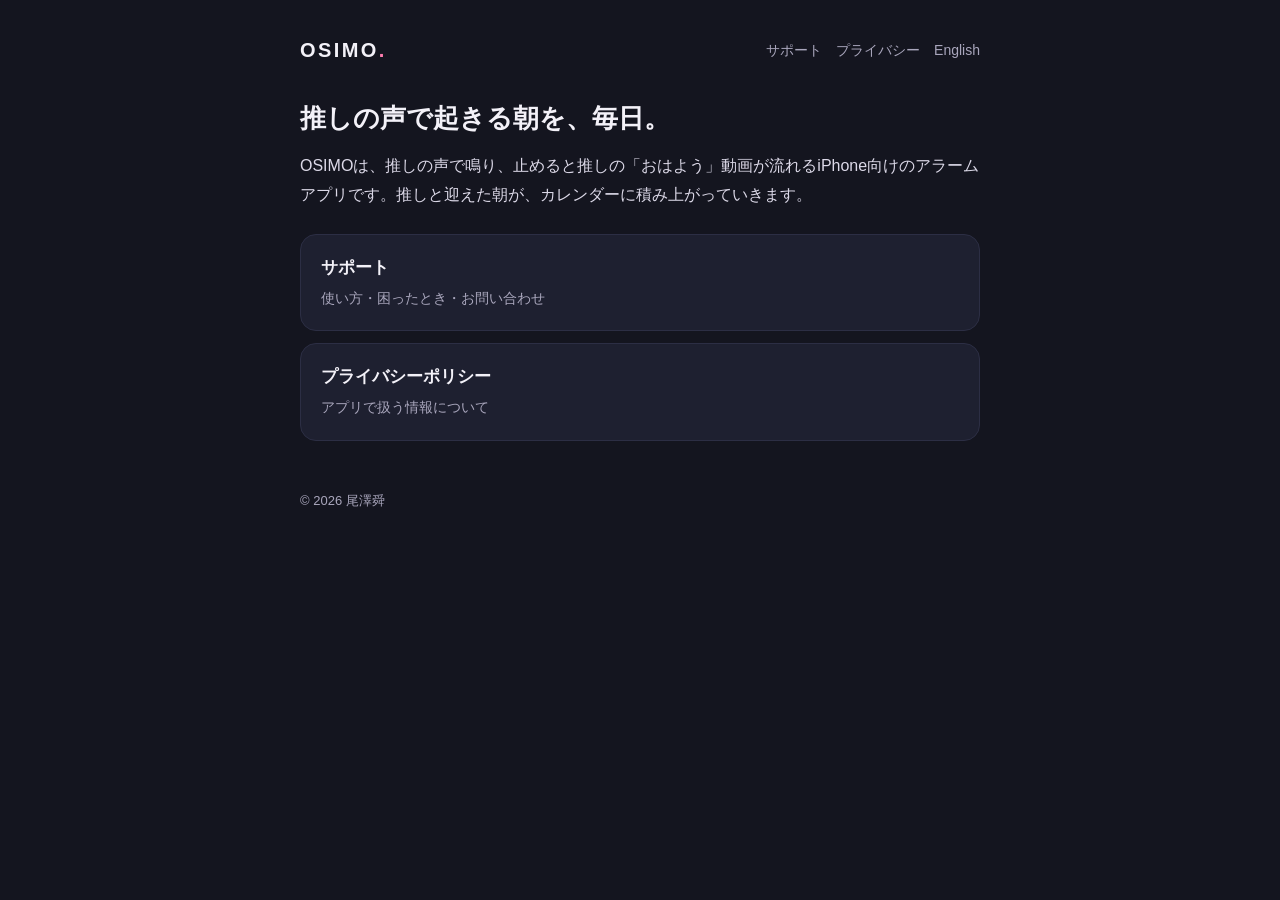
<file: index.html>
<!doctype html>
<html lang="ja">
<head>
<meta charset="utf-8">
<meta name="viewport" content="width=device-width, initial-scale=1">
<title>OSIMO（オシモ）</title>
<link rel="stylesheet" href="assets/style.css">
</head>
<body>
<main>
<header><a class="logo" href="">OSIMO<span>.</span></a><nav><a href="support/">サポート</a><a href="privacy/">プライバシー</a><a href="en/" lang="en">English</a></nav></header>
<h1>推しの声で起きる朝を、毎日。</h1>
<p>OSIMOは、推しの声で鳴り、止めると推しの「おはよう」動画が流れるiPhone向けのアラームアプリです。推しと迎えた朝が、カレンダーに積み上がっていきます。</p>
<div class="cards">
<a class="card" href="support/"><strong>サポート</strong><span>使い方・困ったとき・お問い合わせ</span></a>
<a class="card" href="privacy/"><strong>プライバシーポリシー</strong><span>アプリで扱う情報について</span></a>
</div>
<footer>© 2026 尾澤舜</footer>
</main>
</body>
</html>
</file>
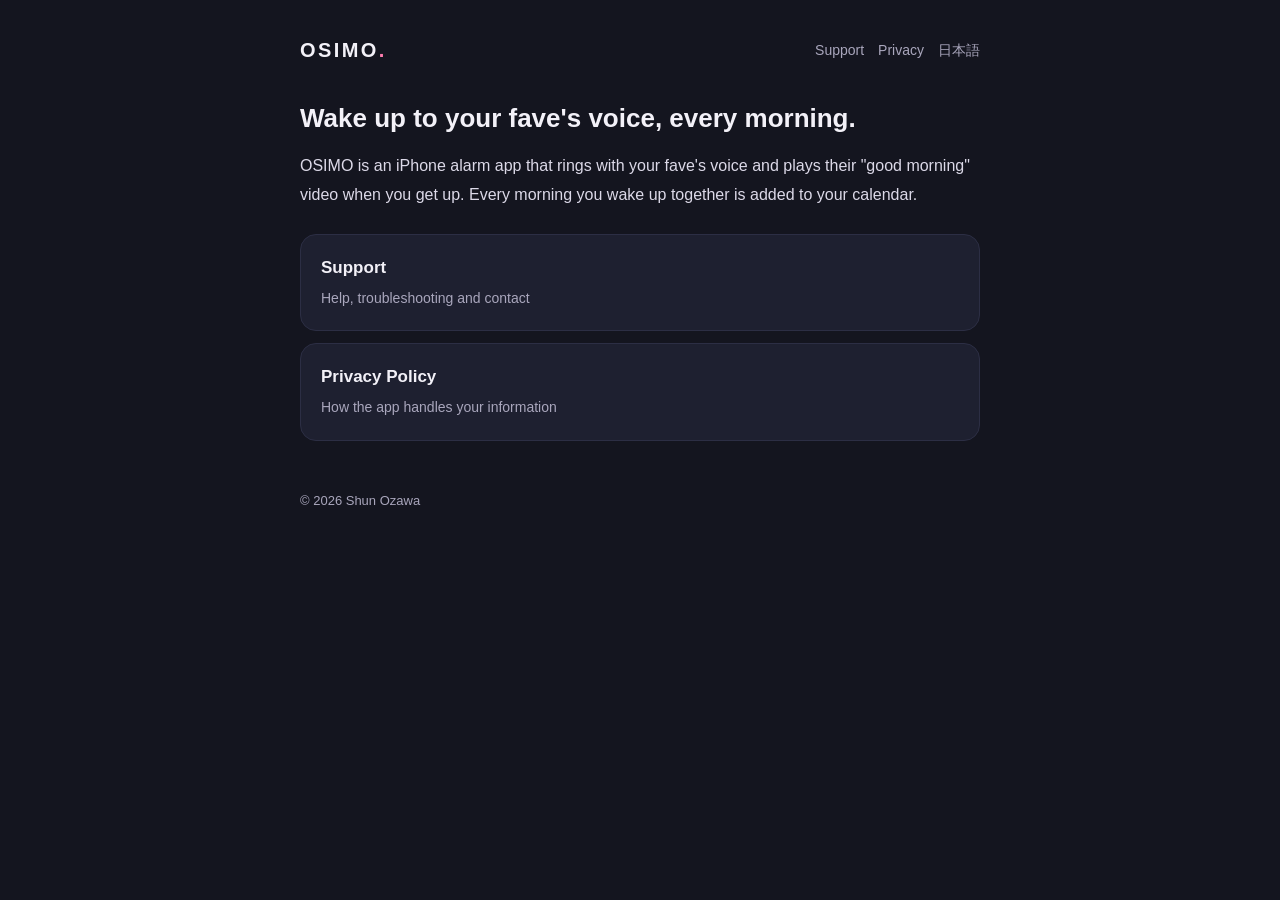
<file: en/index.html>
<!doctype html>
<html lang="en">
<head>
<meta charset="utf-8">
<meta name="viewport" content="width=device-width, initial-scale=1">
<title>OSIMO</title>
<link rel="stylesheet" href="../assets/style.css">
</head>
<body>
<main>
<header><a class="logo" href="../en/">OSIMO<span>.</span></a><nav><a href="../en/support/">Support</a><a href="../en/privacy/">Privacy</a><a href="../" lang="ja">日本語</a></nav></header>
<h1>Wake up to your fave's voice, every morning.</h1>
<p>OSIMO is an iPhone alarm app that rings with your fave's voice and plays their "good morning" video when you get up. Every morning you wake up together is added to your calendar.</p>
<div class="cards">
<a class="card" href="support/"><strong>Support</strong><span>Help, troubleshooting and contact</span></a>
<a class="card" href="privacy/"><strong>Privacy Policy</strong><span>How the app handles your information</span></a>
</div>
<footer>© 2026 Shun Ozawa</footer>
</main>
</body>
</html>
</file>
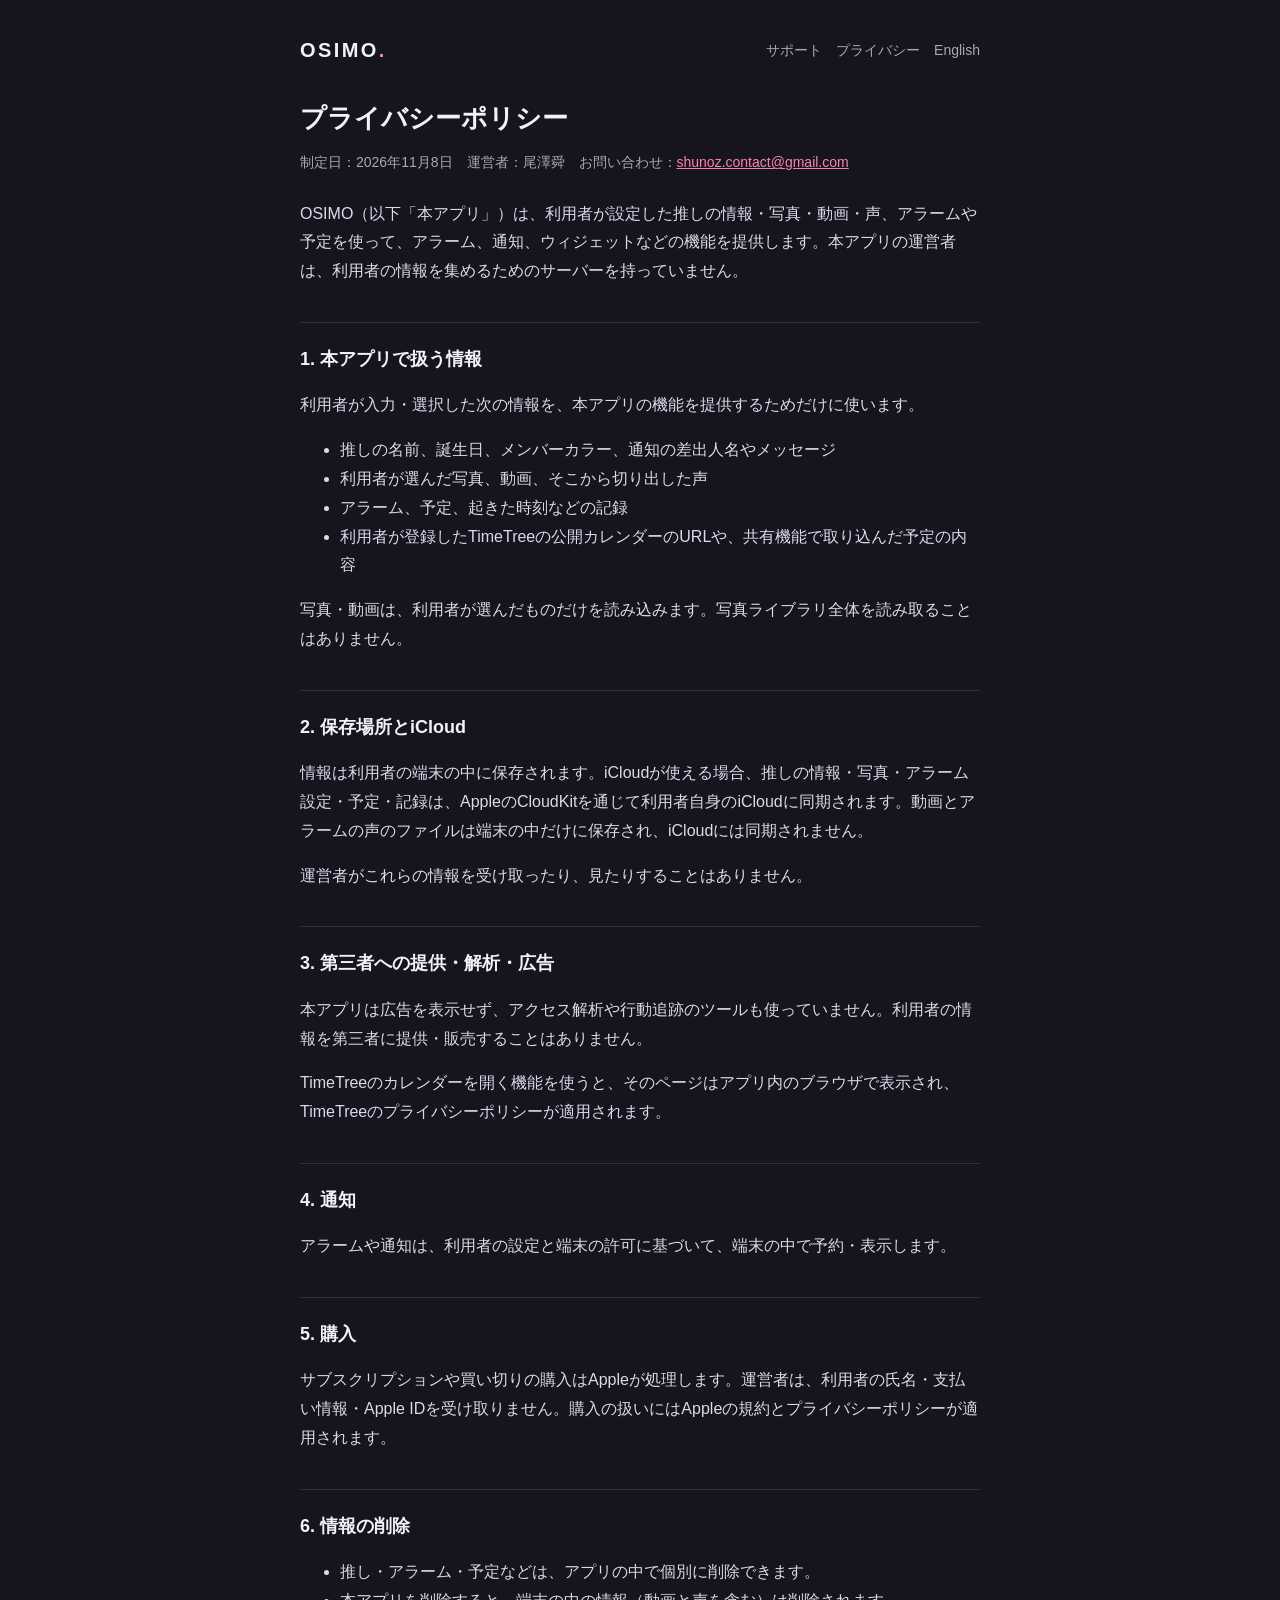
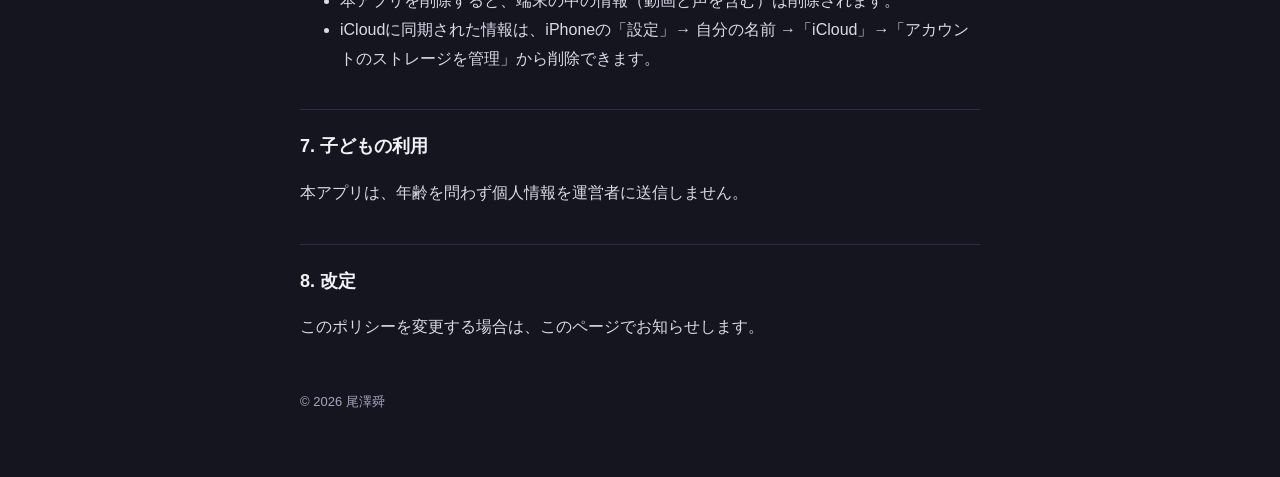
<file: privacy/index.html>
<!doctype html>
<html lang="ja">
<head>
<meta charset="utf-8">
<meta name="viewport" content="width=device-width, initial-scale=1">
<title>プライバシーポリシー｜OSIMO</title>
<link rel="stylesheet" href="../assets/style.css">
</head>
<body>
<main>
<header><a class="logo" href="../">OSIMO<span>.</span></a><nav><a href="../support/">サポート</a><a href="../privacy/">プライバシー</a><a href="../en/privacy/" lang="en">English</a></nav></header>
<h1>プライバシーポリシー</h1>
<p class="meta">制定日：2026年11月8日　運営者：尾澤舜　お問い合わせ：<a href="mailto:shunoz.contact@gmail.com">shunoz.contact@gmail.com</a></p>
<p>OSIMO（以下「本アプリ」）は、利用者が設定した推しの情報・写真・動画・声、アラームや予定を使って、アラーム、通知、ウィジェットなどの機能を提供します。本アプリの運営者は、利用者の情報を集めるためのサーバーを持っていません。</p>

<h2>1. 本アプリで扱う情報</h2>
<p>利用者が入力・選択した次の情報を、本アプリの機能を提供するためだけに使います。</p>
<ul>
<li>推しの名前、誕生日、メンバーカラー、通知の差出人名やメッセージ</li>
<li>利用者が選んだ写真、動画、そこから切り出した声</li>
<li>アラーム、予定、起きた時刻などの記録</li>
<li>利用者が登録したTimeTreeの公開カレンダーのURLや、共有機能で取り込んだ予定の内容</li>
</ul>
<p>写真・動画は、利用者が選んだものだけを読み込みます。写真ライブラリ全体を読み取ることはありません。</p>

<h2>2. 保存場所とiCloud</h2>
<p>情報は利用者の端末の中に保存されます。iCloudが使える場合、推しの情報・写真・アラーム設定・予定・記録は、AppleのCloudKitを通じて利用者自身のiCloudに同期されます。動画とアラームの声のファイルは端末の中だけに保存され、iCloudには同期されません。</p>
<p>運営者がこれらの情報を受け取ったり、見たりすることはありません。</p>

<h2>3. 第三者への提供・解析・広告</h2>
<p>本アプリは広告を表示せず、アクセス解析や行動追跡のツールも使っていません。利用者の情報を第三者に提供・販売することはありません。</p>
<p>TimeTreeのカレンダーを開く機能を使うと、そのページはアプリ内のブラウザで表示され、TimeTreeのプライバシーポリシーが適用されます。</p>

<h2>4. 通知</h2>
<p>アラームや通知は、利用者の設定と端末の許可に基づいて、端末の中で予約・表示します。</p>

<h2>5. 購入</h2>
<p>サブスクリプションや買い切りの購入はAppleが処理します。運営者は、利用者の氏名・支払い情報・Apple IDを受け取りません。購入の扱いにはAppleの規約とプライバシーポリシーが適用されます。</p>

<h2>6. 情報の削除</h2>
<ul>
<li>推し・アラーム・予定などは、アプリの中で個別に削除できます。</li>
<li>本アプリを削除すると、端末の中の情報（動画と声を含む）は削除されます。</li>
<li>iCloudに同期された情報は、iPhoneの「設定」→ 自分の名前 →「iCloud」→「アカウントのストレージを管理」から削除できます。</li>
</ul>

<h2>7. 子どもの利用</h2>
<p>本アプリは、年齢を問わず個人情報を運営者に送信しません。</p>

<h2>8. 改定</h2>
<p>このポリシーを変更する場合は、このページでお知らせします。</p>
<footer>© 2026 尾澤舜</footer>
</main>
</body>
</html>
</file>
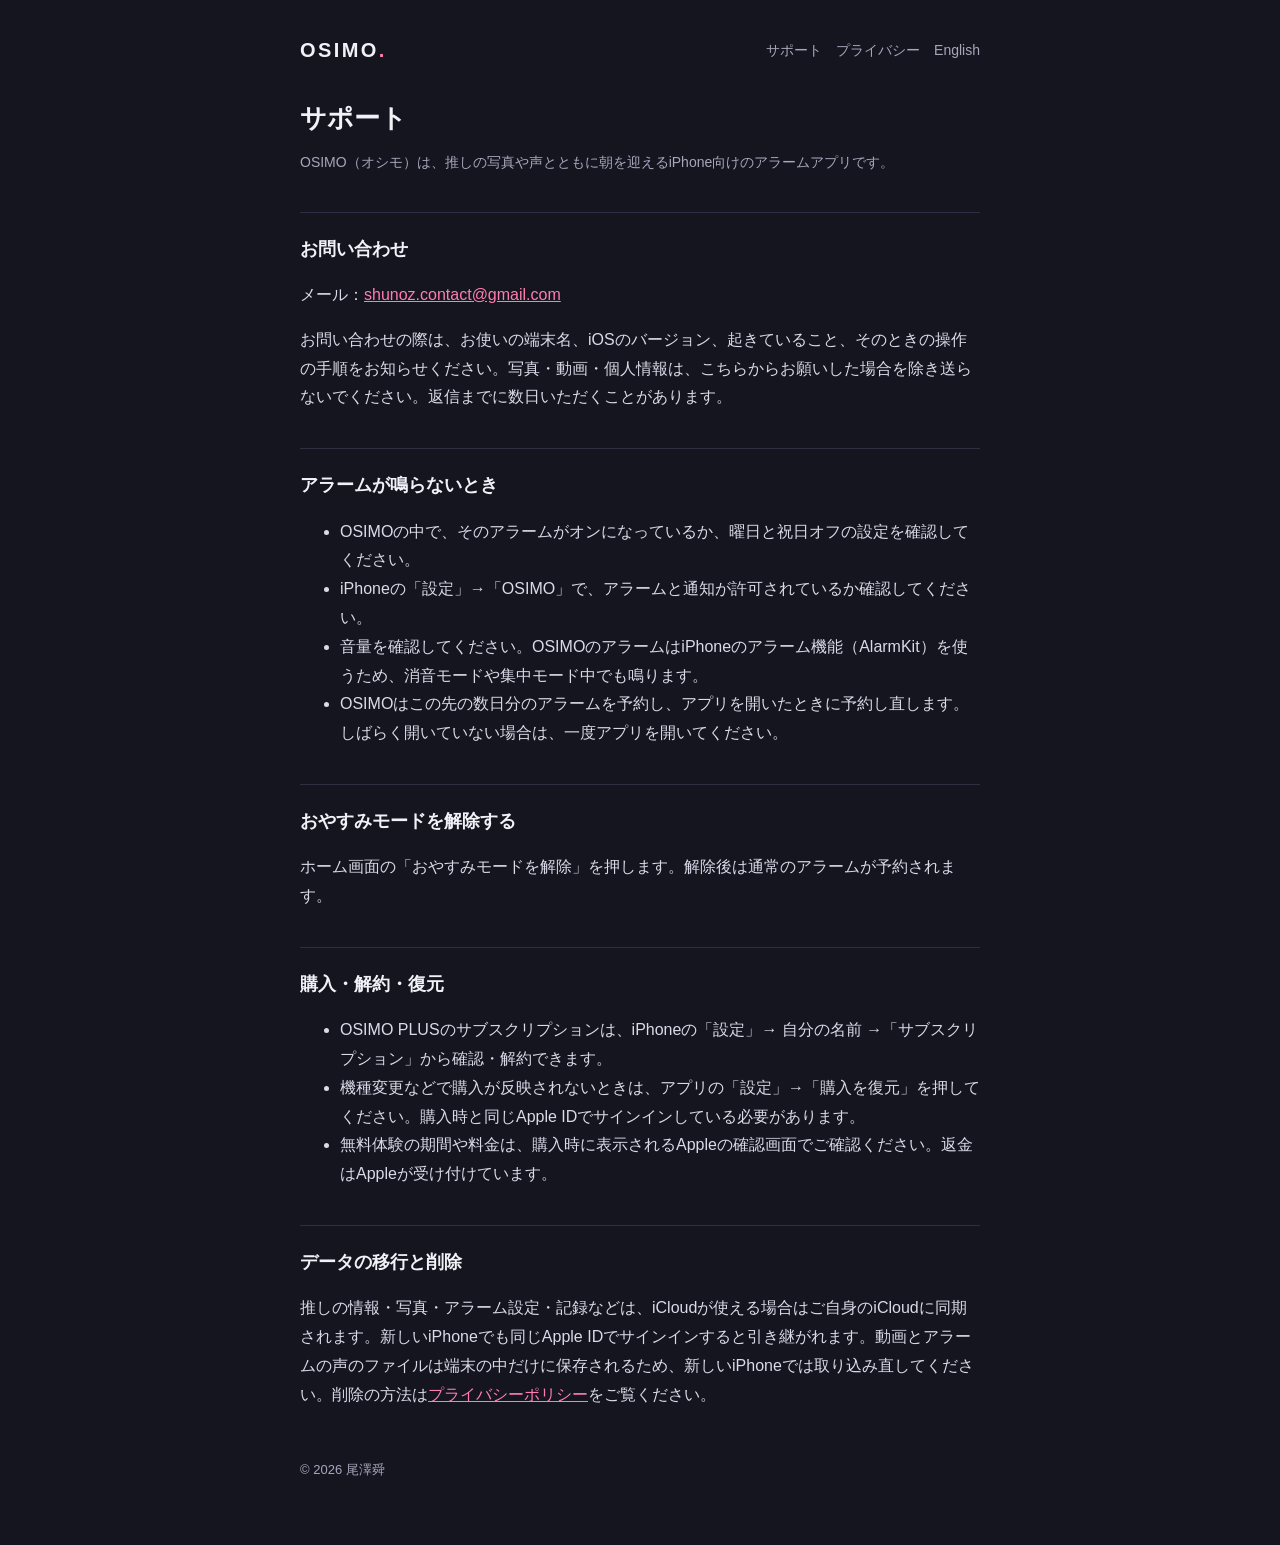
<file: support/index.html>
<!doctype html>
<html lang="ja">
<head>
<meta charset="utf-8">
<meta name="viewport" content="width=device-width, initial-scale=1">
<title>サポート｜OSIMO</title>
<link rel="stylesheet" href="../assets/style.css">
</head>
<body>
<main>
<header><a class="logo" href="../">OSIMO<span>.</span></a><nav><a href="../support/">サポート</a><a href="../privacy/">プライバシー</a><a href="../en/support/" lang="en">English</a></nav></header>
<h1>サポート</h1>
<p class="meta">OSIMO（オシモ）は、推しの写真や声とともに朝を迎えるiPhone向けのアラームアプリです。</p>

<h2>お問い合わせ</h2>
<p>メール：<a href="mailto:shunoz.contact@gmail.com">shunoz.contact@gmail.com</a></p>
<p>お問い合わせの際は、お使いの端末名、iOSのバージョン、起きていること、そのときの操作の手順をお知らせください。写真・動画・個人情報は、こちらからお願いした場合を除き送らないでください。返信までに数日いただくことがあります。</p>

<h2>アラームが鳴らないとき</h2>
<ul>
<li>OSIMOの中で、そのアラームがオンになっているか、曜日と祝日オフの設定を確認してください。</li>
<li>iPhoneの「設定」→「OSIMO」で、アラームと通知が許可されているか確認してください。</li>
<li>音量を確認してください。OSIMOのアラームはiPhoneのアラーム機能（AlarmKit）を使うため、消音モードや集中モード中でも鳴ります。</li>
<li>OSIMOはこの先の数日分のアラームを予約し、アプリを開いたときに予約し直します。しばらく開いていない場合は、一度アプリを開いてください。</li>
</ul>

<h2>おやすみモードを解除する</h2>
<p>ホーム画面の「おやすみモードを解除」を押します。解除後は通常のアラームが予約されます。</p>

<h2>購入・解約・復元</h2>
<ul>
<li>OSIMO PLUSのサブスクリプションは、iPhoneの「設定」→ 自分の名前 →「サブスクリプション」から確認・解約できます。</li>
<li>機種変更などで購入が反映されないときは、アプリの「設定」→「購入を復元」を押してください。購入時と同じApple IDでサインインしている必要があります。</li>
<li>無料体験の期間や料金は、購入時に表示されるAppleの確認画面でご確認ください。返金はAppleが受け付けています。</li>
</ul>

<h2>データの移行と削除</h2>
<p>推しの情報・写真・アラーム設定・記録などは、iCloudが使える場合はご自身のiCloudに同期されます。新しいiPhoneでも同じApple IDでサインインすると引き継がれます。動画とアラームの声のファイルは端末の中だけに保存されるため、新しいiPhoneでは取り込み直してください。削除の方法は<a href="../privacy/">プライバシーポリシー</a>をご覧ください。</p>
<footer>© 2026 尾澤舜</footer>
</main>
</body>
</html>
</file>
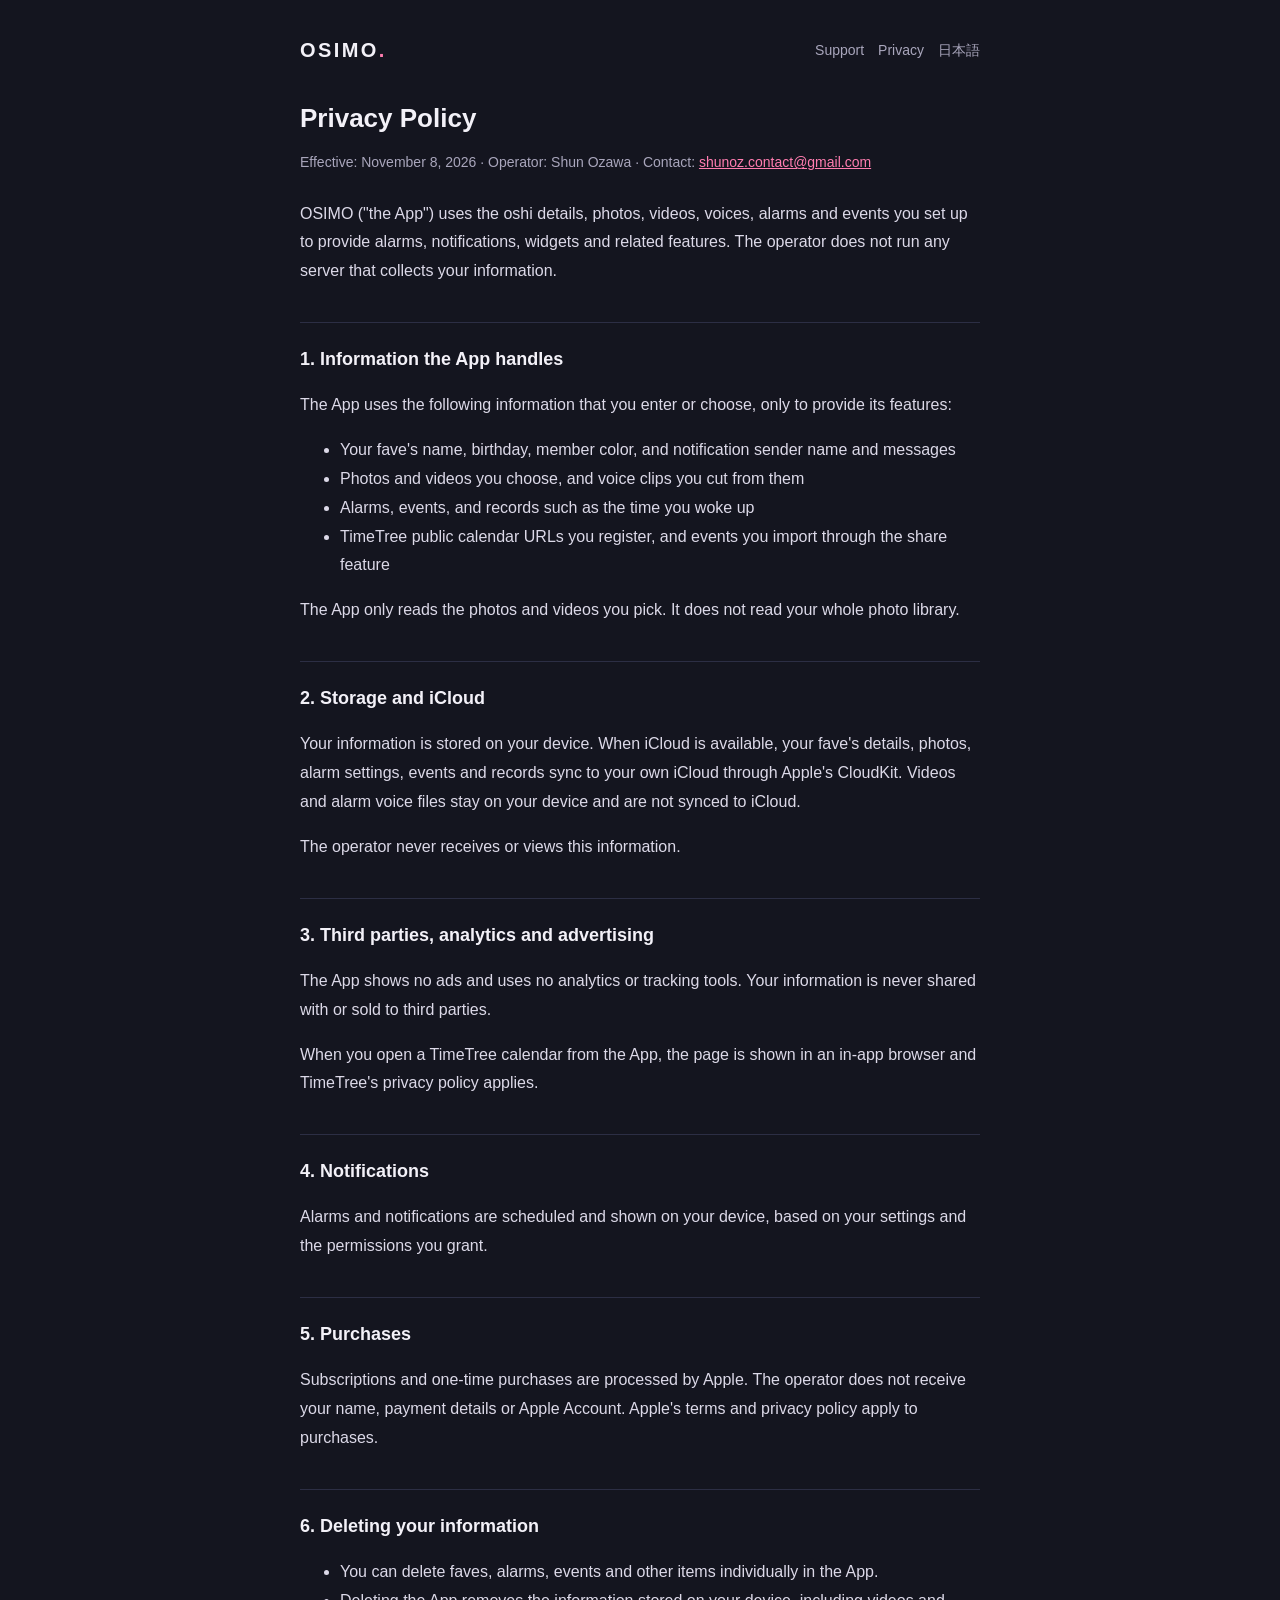
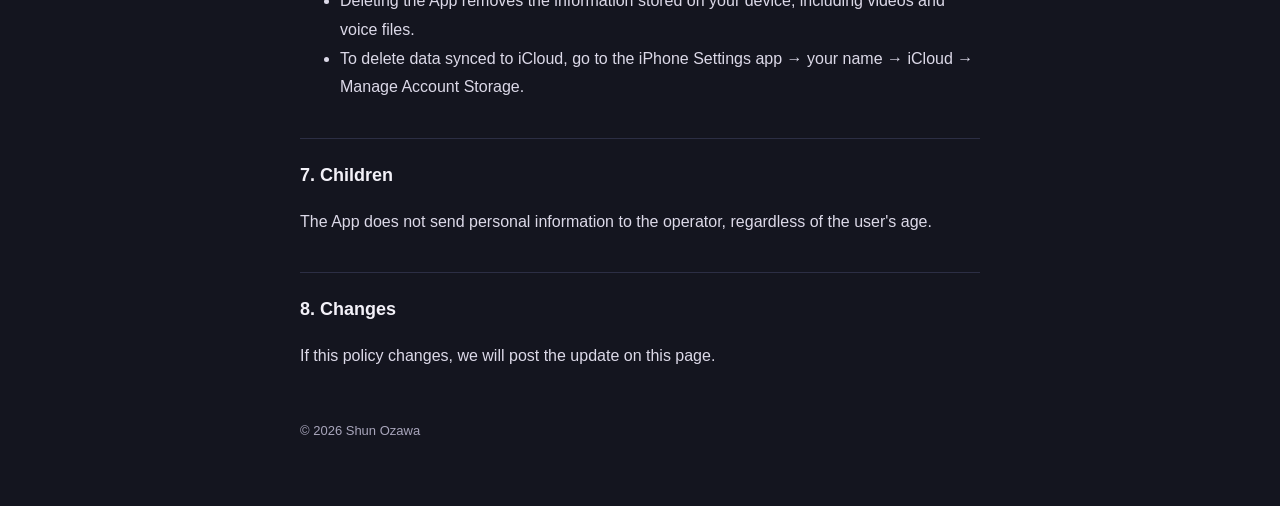
<file: en/privacy/index.html>
<!doctype html>
<html lang="en">
<head>
<meta charset="utf-8">
<meta name="viewport" content="width=device-width, initial-scale=1">
<title>Privacy Policy | OSIMO</title>
<link rel="stylesheet" href="../../assets/style.css">
</head>
<body>
<main>
<header><a class="logo" href="../../en/">OSIMO<span>.</span></a><nav><a href="../../en/support/">Support</a><a href="../../en/privacy/">Privacy</a><a href="../../privacy/" lang="ja">日本語</a></nav></header>
<h1>Privacy Policy</h1>
<p class="meta">Effective: November 8, 2026 · Operator: Shun Ozawa · Contact: <a href="mailto:shunoz.contact@gmail.com">shunoz.contact@gmail.com</a></p>
<p>OSIMO ("the App") uses the oshi details, photos, videos, voices, alarms and events you set up to provide alarms, notifications, widgets and related features. The operator does not run any server that collects your information.</p>

<h2>1. Information the App handles</h2>
<p>The App uses the following information that you enter or choose, only to provide its features:</p>
<ul>
<li>Your fave's name, birthday, member color, and notification sender name and messages</li>
<li>Photos and videos you choose, and voice clips you cut from them</li>
<li>Alarms, events, and records such as the time you woke up</li>
<li>TimeTree public calendar URLs you register, and events you import through the share feature</li>
</ul>
<p>The App only reads the photos and videos you pick. It does not read your whole photo library.</p>

<h2>2. Storage and iCloud</h2>
<p>Your information is stored on your device. When iCloud is available, your fave's details, photos, alarm settings, events and records sync to your own iCloud through Apple's CloudKit. Videos and alarm voice files stay on your device and are not synced to iCloud.</p>
<p>The operator never receives or views this information.</p>

<h2>3. Third parties, analytics and advertising</h2>
<p>The App shows no ads and uses no analytics or tracking tools. Your information is never shared with or sold to third parties.</p>
<p>When you open a TimeTree calendar from the App, the page is shown in an in-app browser and TimeTree's privacy policy applies.</p>

<h2>4. Notifications</h2>
<p>Alarms and notifications are scheduled and shown on your device, based on your settings and the permissions you grant.</p>

<h2>5. Purchases</h2>
<p>Subscriptions and one-time purchases are processed by Apple. The operator does not receive your name, payment details or Apple Account. Apple's terms and privacy policy apply to purchases.</p>

<h2>6. Deleting your information</h2>
<ul>
<li>You can delete faves, alarms, events and other items individually in the App.</li>
<li>Deleting the App removes the information stored on your device, including videos and voice files.</li>
<li>To delete data synced to iCloud, go to the iPhone Settings app → your name → iCloud → Manage Account Storage.</li>
</ul>

<h2>7. Children</h2>
<p>The App does not send personal information to the operator, regardless of the user's age.</p>

<h2>8. Changes</h2>
<p>If this policy changes, we will post the update on this page.</p>
<footer>© 2026 Shun Ozawa</footer>
</main>
</body>
</html>
</file>
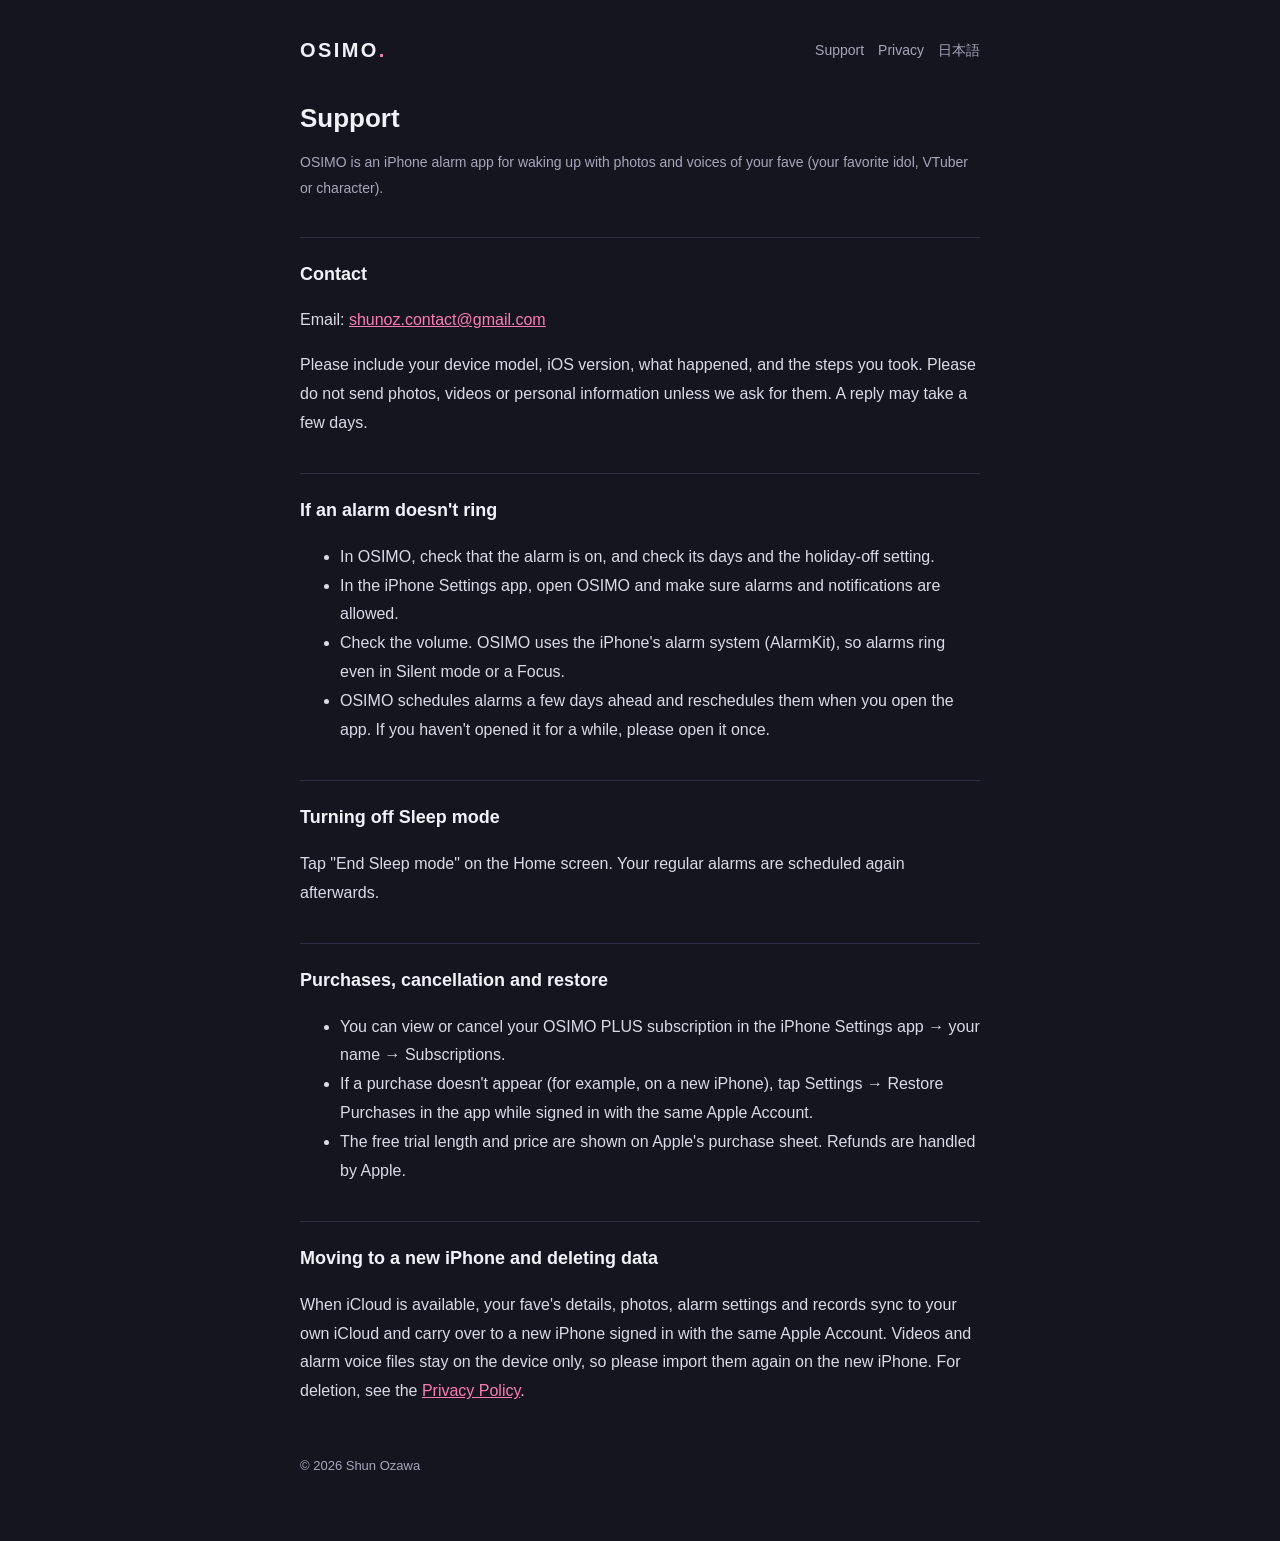
<file: en/support/index.html>
<!doctype html>
<html lang="en">
<head>
<meta charset="utf-8">
<meta name="viewport" content="width=device-width, initial-scale=1">
<title>Support | OSIMO</title>
<link rel="stylesheet" href="../../assets/style.css">
</head>
<body>
<main>
<header><a class="logo" href="../../en/">OSIMO<span>.</span></a><nav><a href="../../en/support/">Support</a><a href="../../en/privacy/">Privacy</a><a href="../../support/" lang="ja">日本語</a></nav></header>
<h1>Support</h1>
<p class="meta">OSIMO is an iPhone alarm app for waking up with photos and voices of your fave (your favorite idol, VTuber or character).</p>

<h2>Contact</h2>
<p>Email: <a href="mailto:shunoz.contact@gmail.com">shunoz.contact@gmail.com</a></p>
<p>Please include your device model, iOS version, what happened, and the steps you took. Please do not send photos, videos or personal information unless we ask for them. A reply may take a few days.</p>

<h2>If an alarm doesn't ring</h2>
<ul>
<li>In OSIMO, check that the alarm is on, and check its days and the holiday-off setting.</li>
<li>In the iPhone Settings app, open OSIMO and make sure alarms and notifications are allowed.</li>
<li>Check the volume. OSIMO uses the iPhone's alarm system (AlarmKit), so alarms ring even in Silent mode or a Focus.</li>
<li>OSIMO schedules alarms a few days ahead and reschedules them when you open the app. If you haven't opened it for a while, please open it once.</li>
</ul>

<h2>Turning off Sleep mode</h2>
<p>Tap "End Sleep mode" on the Home screen. Your regular alarms are scheduled again afterwards.</p>

<h2>Purchases, cancellation and restore</h2>
<ul>
<li>You can view or cancel your OSIMO PLUS subscription in the iPhone Settings app → your name → Subscriptions.</li>
<li>If a purchase doesn't appear (for example, on a new iPhone), tap Settings → Restore Purchases in the app while signed in with the same Apple Account.</li>
<li>The free trial length and price are shown on Apple's purchase sheet. Refunds are handled by Apple.</li>
</ul>

<h2>Moving to a new iPhone and deleting data</h2>
<p>When iCloud is available, your fave's details, photos, alarm settings and records sync to your own iCloud and carry over to a new iPhone signed in with the same Apple Account. Videos and alarm voice files stay on the device only, so please import them again on the new iPhone. For deletion, see the <a href="../privacy/">Privacy Policy</a>.</p>
<footer>© 2026 Shun Ozawa</footer>
</main>
</body>
</html>
</file>
<file: assets/style.css>
:root{--bg:#14151F;--card:#1E2030;--text:#F3F1F8;--muted:#A9A6BC;--accent:#FF7DB0;--line:#2C2E44}
*{box-sizing:border-box}
body{margin:0;background:var(--bg);color:var(--text);font-family:-apple-system,BlinkMacSystemFont,"Hiragino Sans","Hiragino Kaku Gothic ProN","Helvetica Neue",Arial,sans-serif;line-height:1.8;-webkit-text-size-adjust:100%}
main{max-width:720px;margin:0 auto;padding:32px 20px 64px}
header{display:flex;justify-content:space-between;align-items:center;gap:12px;margin-bottom:32px}
.logo{font-weight:800;letter-spacing:.12em;font-size:20px;color:var(--text);text-decoration:none}
.logo span{color:var(--accent)}
nav a{color:var(--muted);font-size:14px;text-decoration:none;margin-left:14px}
nav a:hover{color:var(--text)}
h1{font-size:26px;line-height:1.4;margin:0 0 8px}
h2{font-size:18px;margin:36px 0 8px;padding-top:20px;border-top:1px solid var(--line)}
p,li{color:#DCD9E8}
.meta{color:var(--muted);font-size:14px;margin-bottom:24px}
a{color:var(--accent)}
.cards{display:grid;gap:12px;margin-top:24px}
.card{display:block;background:var(--card);border:1px solid var(--line);border-radius:16px;padding:18px 20px;text-decoration:none;color:var(--text)}
.card strong{display:block;font-size:17px}
.card span{color:var(--muted);font-size:14px}
footer{margin-top:48px;color:var(--muted);font-size:13px}
</file>
